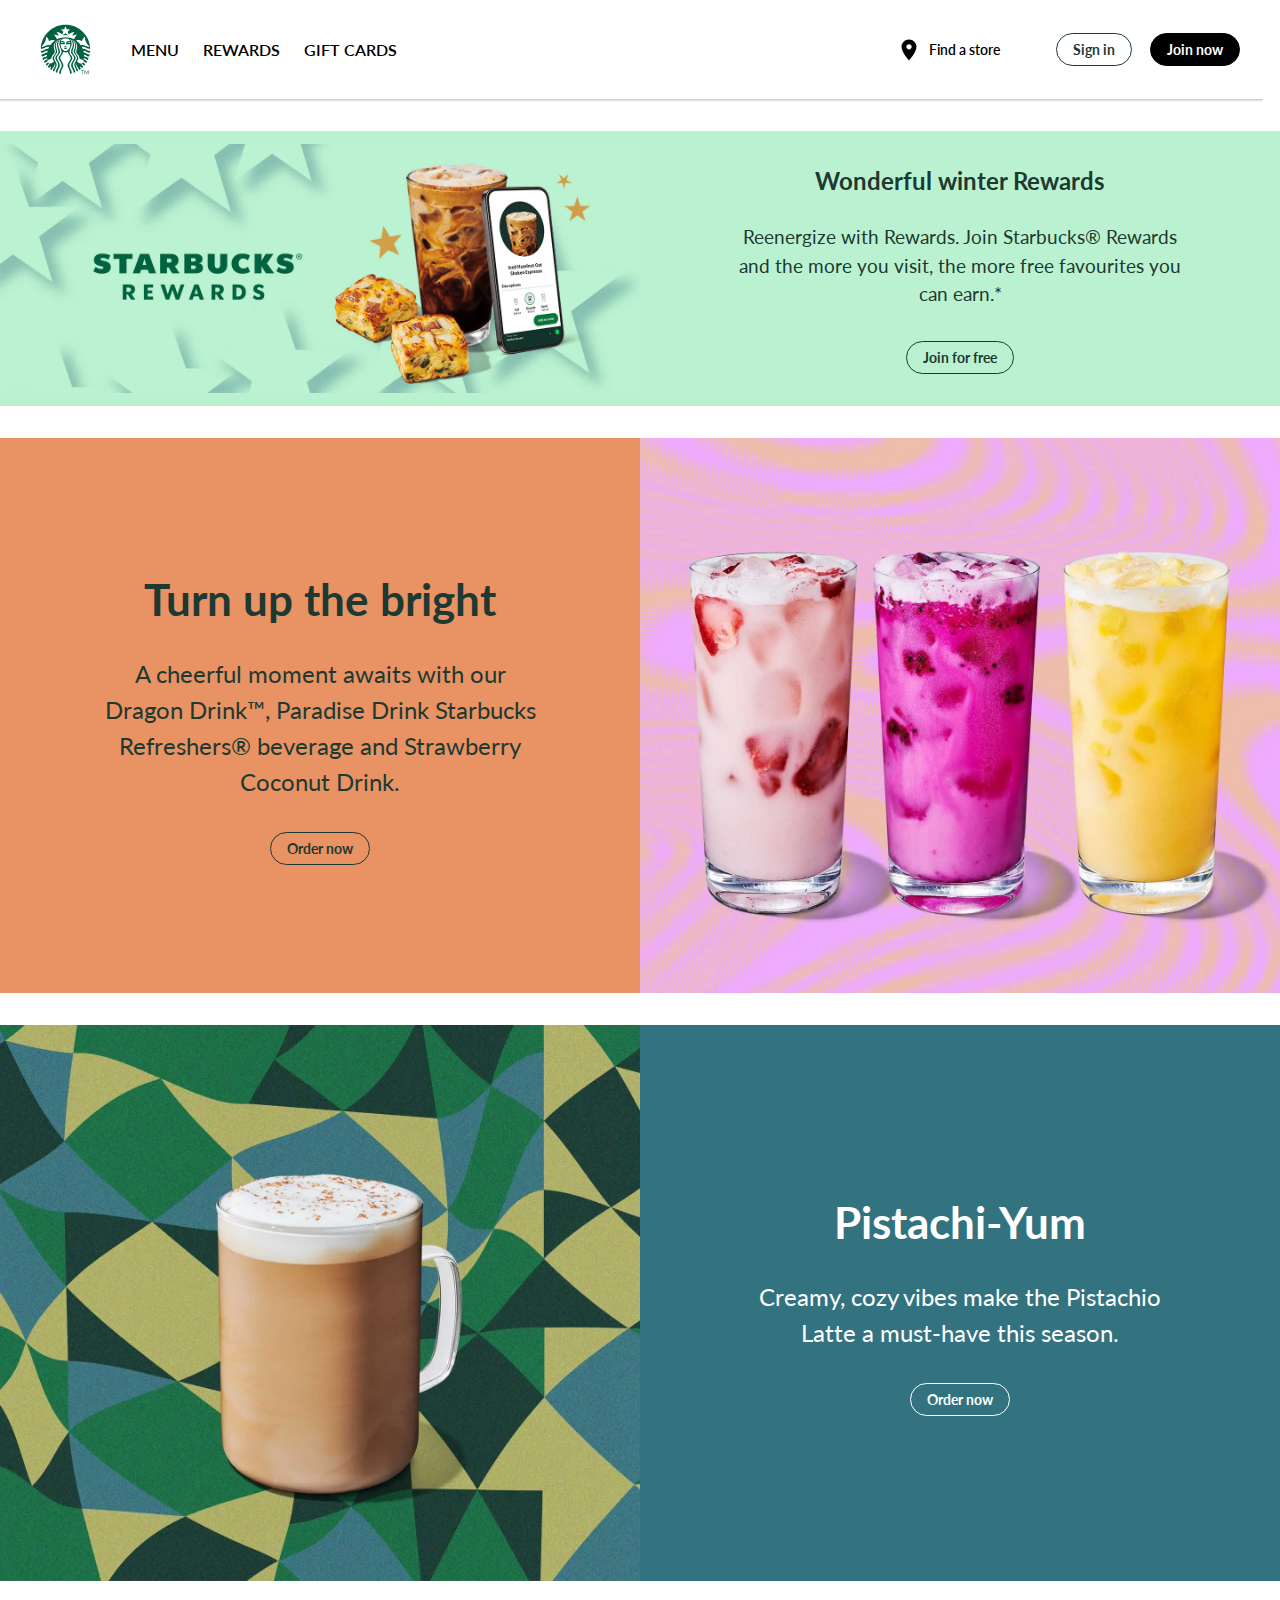
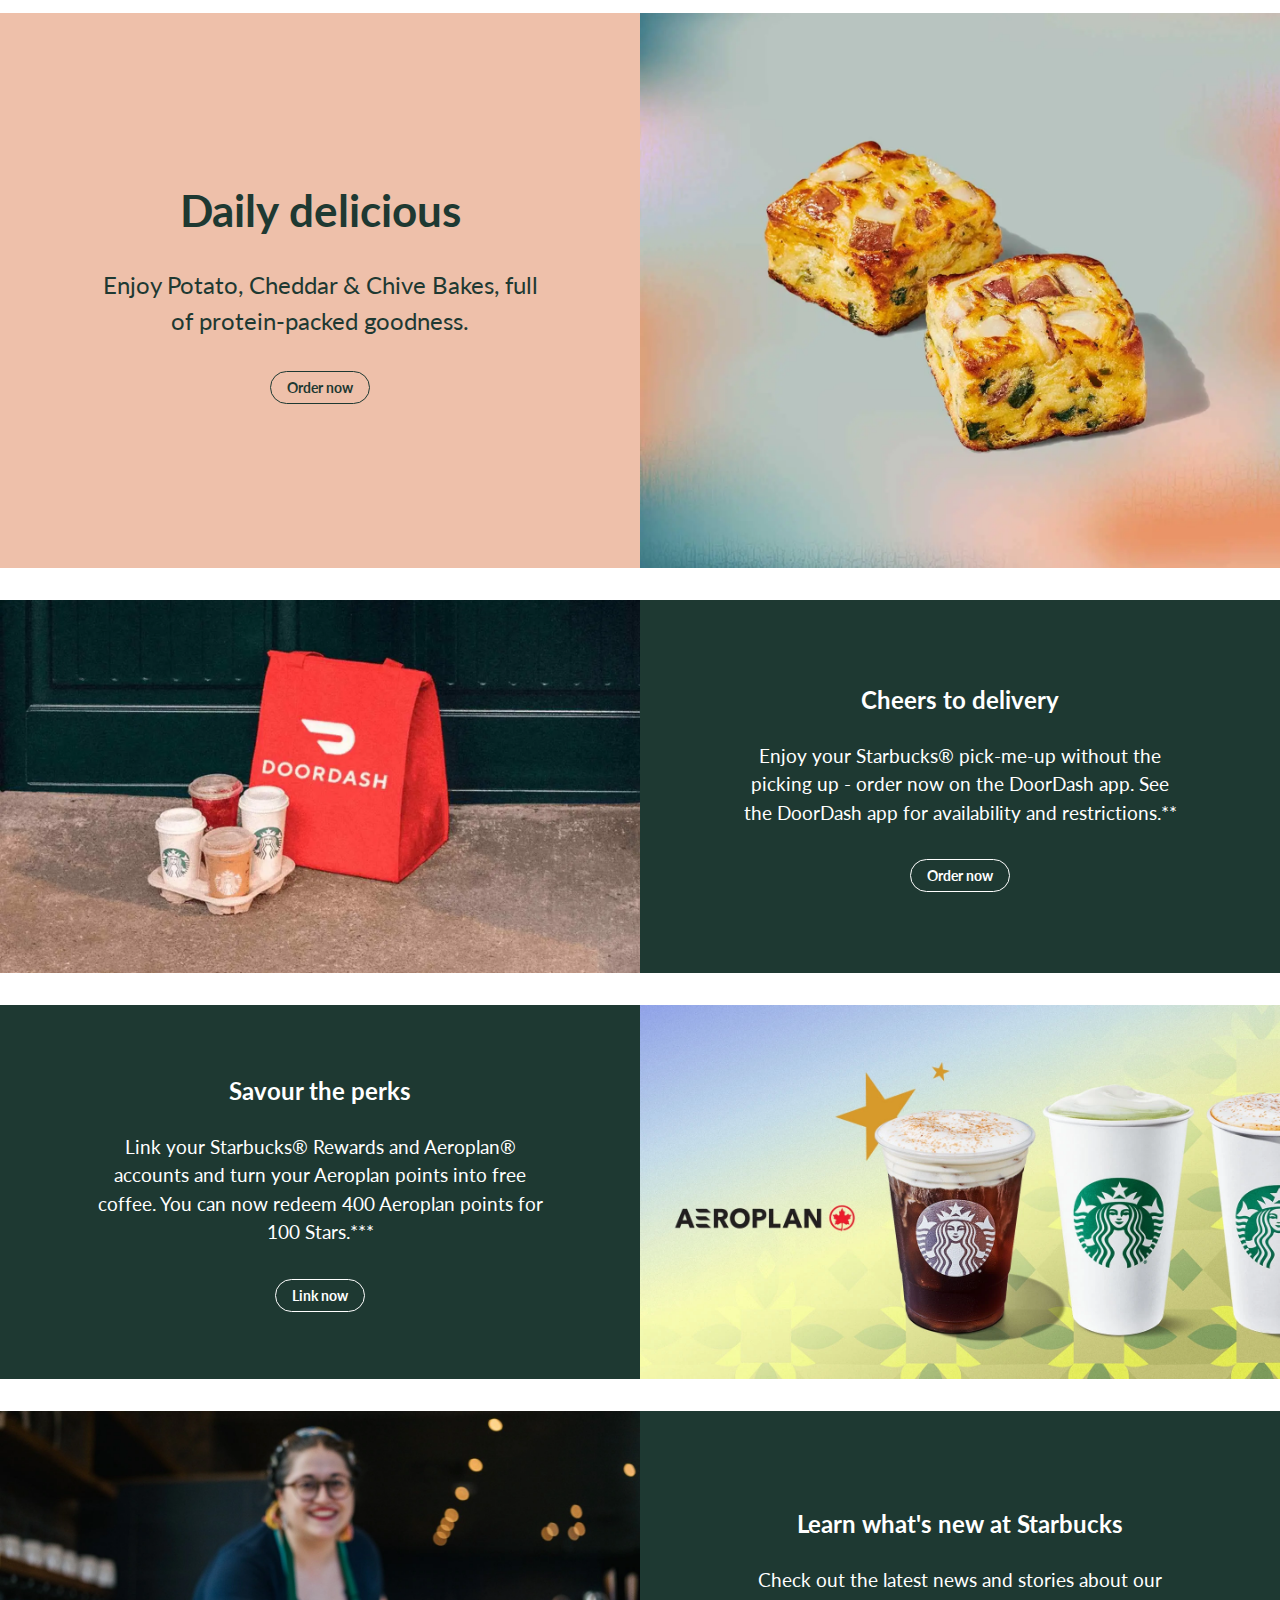
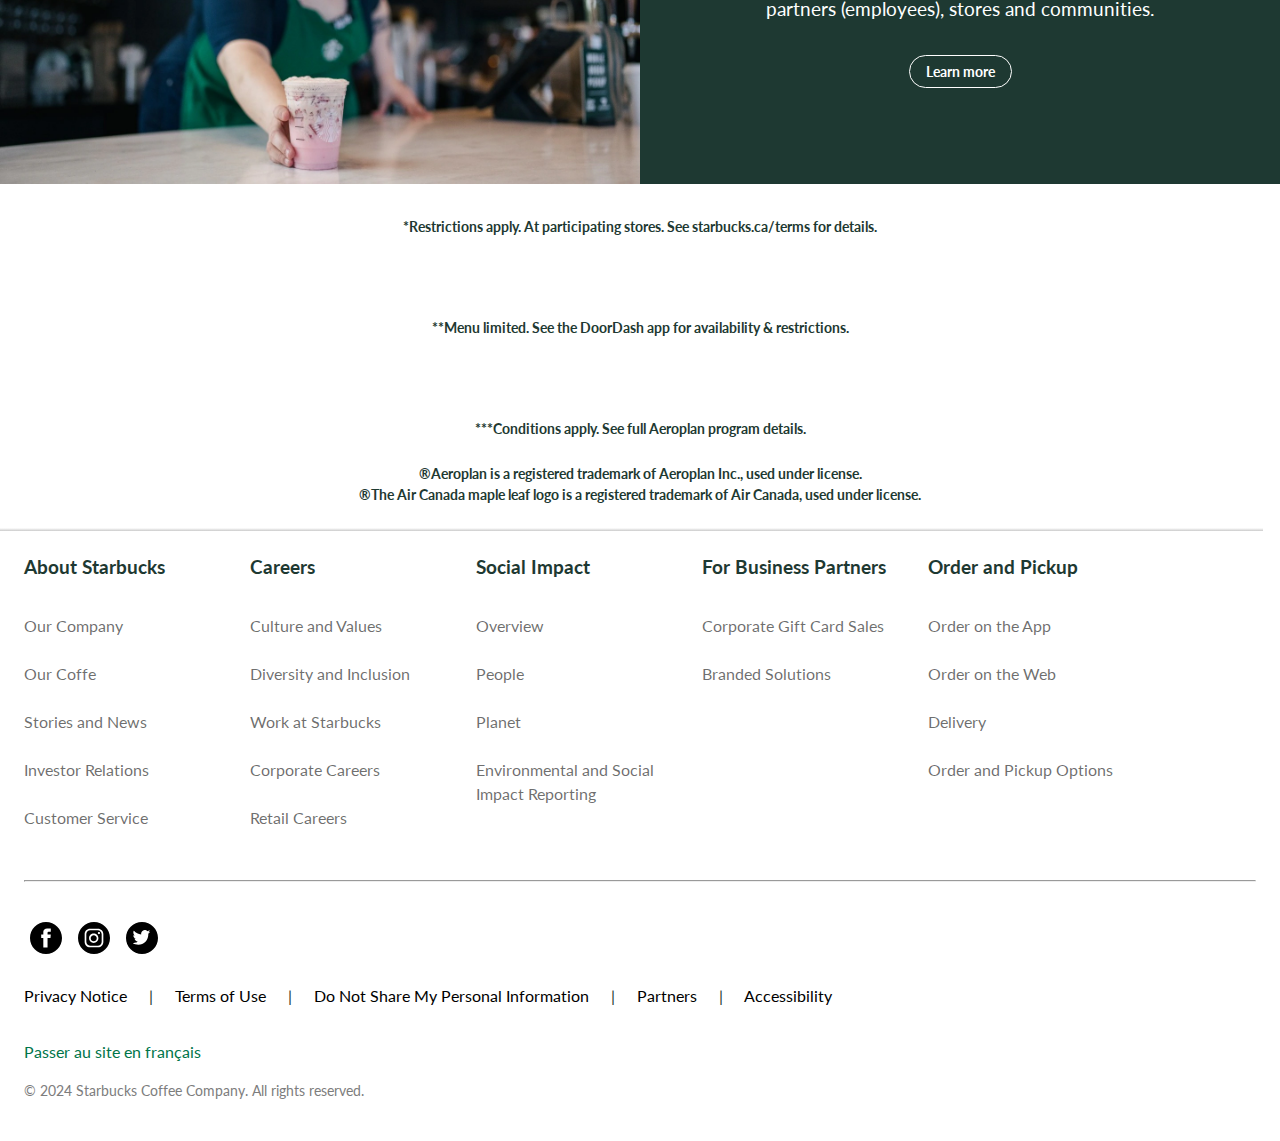
<file: index.html>
<!DOCTYPE html>
<html lang="en">
<head>
  <meta charset="UTF-8">
  <meta name="viewport" content="width=device-width, initial-scale=1.0">
  <title>Starbucks Coffee Company</title>
  <link rel="stylesheet" href="https://fonts.googleapis.com/css?family=Inter">
  <link rel="stylesheet" href="stylesheets/quickstart/quickstart.css">
  <link rel="stylesheet" type="text/css" href="stylesheets/styles.css">
  <link rel="icon" type="image/x-icon" href="images/favicon/favicon.png">
</head>
<body>

  <header>
    <nav>
      <div class="container row ">
        <div class="logo">
          <a href="#">
            <svg aria-hidden="true" focusable="false" height="100%" viewBox="0 0 62 62" width="100%" xmlns="http://www.w3.org/2000/svg"><circle cx="31" cy="31" fill="#ffffff" r="30.002"></circle><path d="M34.017 13.969c-.263-.047-1.531-.26-3.017-.26s-2.754.212-3.017.26c-.151.027-.209-.121-.094-.207.104-.077 3.11-2.365 3.11-2.365l3.109 2.365c.117.086.06.234-.091.207zm-5.194 14.856s-.159.057-.201.197c.63.484 1.064 1.585 2.378 1.585s1.748-1.101 2.377-1.585c-.041-.141-.2-.197-.2-.197s-.823.194-2.177.194-2.177-.194-2.177-.194zm2.177-1.853c-.365 0-.445-.138-.694-.137-.237.001-.697.19-.797.363.007.088.039.167.103.237.532.08.772.376 1.389.376s.856-.296 1.389-.376c.062-.07.096-.148.103-.237-.099-.173-.56-.361-.798-.363-.25-.002-.331.137-.695.137zm29.956 5.673c-.038.717-.102 1.428-.19 2.131-3.396.562-4.61-2.464-8.089-2.312.208.738.377 1.49.507 2.258 2.869-.002 4.025 2.68 7.217 2.285-.168.82-.37 1.629-.603 2.426-2.524.248-3.413-2.26-6.334-2.191.024.416.037.836.037 1.26l-.012.701 5.672 2.164c-.297.807-.629 1.596-.991 2.369-1.705-.094-2.293-2.281-4.887-2.107-.078.561-.177 1.115-.295 1.662 2.253-.158 2.738 1.916 4.352 2.084-.411.75-.854 1.48-1.325 2.191-.956-.512-1.785-2.057-3.598-2.152.186-.574.349-1.156.487-1.748-1.608 0-3.447-.627-4.989-2.031.5-2.846-3.917-5.744-3.917-7.828 0-2.264 1.145-3.517 1.145-6.569 0-2.265-1.1-4.722-2.759-6.401-.321-.326-.65-.59-1.028-.827 1.524 1.886 2.694 4.122 2.694 6.712 0 2.874-1.337 4.391-1.337 7.044 0 2.652 3.88 4.947 3.88 7.682 0 1.076-.344 2.127-1.478 4.191 1.742 1.74 4.011 2.689 5.475 2.689.475 0 .73-.145.9-.518.146-.322.285-.648.416-.977 1.577.061 2.299 1.494 3.172 2.066-.479.643-.982 1.264-1.509 1.865-.585-.648-1.371-1.738-2.522-2.041-.206.4-.424.795-.653 1.182.991.27 1.669 1.27 2.194 1.928-.566.586-1.155 1.148-1.768 1.688-.383-.596-.979-1.352-1.647-1.76-.247.334-.504.66-.769.977.568.385 1.069 1.078 1.396 1.643-.708.568-1.44 1.107-2.198 1.611-.374-3.047-4.533-5.135-3.412-8.67-.368.623-.807 1.402-.807 2.34 0 2.559 2.726 4.59 2.943 7.133-.565.338-1.143.656-1.732.957-.098-2.795-2.984-5.854-2.984-8.148 0-2.561 3.354-5.133 3.354-8.156 0-3.025-3.87-5.119-3.87-7.775 0-2.654 1.646-4.181 1.646-7.583 0-2.492-1.184-5.014-3.013-6.625-.324-.286-.643-.513-1.026-.712 1.725 2.069 2.725 3.946 2.725 6.794 0 3.199-1.886 4.975-1.886 8.107 0 3.133 3.798 4.875 3.798 7.795s-3.535 5.381-3.535 8.381c0 2.729 3.116 5.453 3.162 8.691-.681.297-1.375.568-2.081.814.396-3.271-3.111-6.645-3.111-9.314 0-2.918 3.667-5.426 3.667-8.572 0-3.148-3.728-4.611-3.728-7.842 0-3.229 2.287-5.017 2.287-8.585 0-2.781-1.373-5.282-3.379-6.832l-.127-.096c-.189-.14-.345.029-.211.195 1.42 1.773 2.179 3.566 2.179 6.221 0 3.264-2.627 5.916-2.627 9.078 0 3.732 3.528 4.799 3.528 7.861 0 3.061-3.783 5.51-3.783 8.76 0 3.014 3.58 6.359 2.966 9.838-.718.186-1.446.348-2.185.48.672-4.332-2.84-7.443-2.84-10.277 0-3.068 3.918-5.803 3.918-8.801 0-2.828-2.812-3.752-3.182-6.645-.051-.395-.368-.688-.805-.615-.571.104-1.303.48-2.453.48s-1.882-.377-2.454-.48c-.436-.072-.753.221-.804.615-.369 2.893-3.183 3.816-3.183 6.645 0 2.998 3.919 5.732 3.919 8.801 0 2.834-3.512 5.945-2.841 10.277-.738-.133-1.467-.295-2.185-.48-.614-3.479 2.967-6.824 2.967-9.838 0-3.25-3.784-5.699-3.784-8.76 0-3.062 3.529-4.129 3.529-7.861 0-3.162-2.628-5.813-2.628-9.078 0-2.654.759-4.447 2.18-6.221.133-.166-.022-.335-.212-.195l-.126.096c-2.004 1.546-3.376 4.047-3.376 6.828 0 3.568 2.287 5.356 2.287 8.585 0 3.23-3.728 4.693-3.728 7.842 0 3.146 3.667 5.654 3.667 8.572 0 2.67-3.507 6.043-3.11 9.314-.707-.246-1.401-.518-2.082-.814.047-3.238 3.161-5.963 3.161-8.691 0-3-3.533-5.461-3.533-8.381s3.796-4.662 3.796-7.795c0-3.132-1.885-4.908-1.885-8.107 0-2.848.999-4.725 2.724-6.794-.384.199-.702.426-1.025.712-1.829 1.611-3.012 4.133-3.012 6.625 0 3.402 1.646 4.929 1.646 7.583 0 2.656-3.87 4.75-3.87 7.775 0 3.023 3.354 5.596 3.354 8.156 0 2.295-2.888 5.354-2.985 8.148-.589-.301-1.167-.619-1.732-.957.218-2.543 2.943-4.574 2.943-7.133 0-.938-.438-1.717-.807-2.34 1.121 3.535-3.038 5.623-3.412 8.67-.758-.504-1.491-1.043-2.198-1.611.326-.564.827-1.258 1.396-1.643-.266-.316-.522-.643-.769-.977-.669.408-1.266 1.164-1.648 1.76-.611-.539-1.201-1.102-1.767-1.688.525-.658 1.203-1.658 2.194-1.928-.229-.387-.447-.781-.653-1.182-1.151.303-1.938 1.393-2.522 2.041-.527-.602-1.031-1.223-1.509-1.865.873-.572 1.595-2.006 3.171-2.066.132.328.271.654.417.977.17.373.426.518.9.518 1.464 0 3.732-.949 5.475-2.689-1.134-2.064-1.478-3.115-1.478-4.191 0-2.734 3.88-5.029 3.88-7.682 0-2.653-1.337-4.17-1.337-7.044 0-2.59 1.17-4.826 2.694-6.712-.378.237-.707.501-1.028.827-1.659 1.68-2.759 4.136-2.759 6.401 0 3.052 1.146 4.305 1.146 6.569 0 2.084-4.418 4.982-3.918 7.828-1.542 1.404-3.381 2.031-4.99 2.031.14.592.303 1.174.487 1.748-1.812.096-2.641 1.641-3.598 2.152-.472-.711-.914-1.441-1.325-2.191 1.613-.168 2.099-2.242 4.353-2.084-.118-.547-.218-1.102-.296-1.662-2.594-.174-3.182 2.014-4.887 2.107-.362-.773-.694-1.562-.991-2.369l5.673-2.164-.012-.701c0-.424.013-.844.036-1.26-2.921-.068-3.81 2.439-6.334 2.191-.232-.797-.435-1.605-.602-2.426 3.19.395 4.347-2.287 7.217-2.285.13-.768.299-1.52.506-2.258-3.479-.151-4.693 2.875-8.088 2.312-.089-.703-.152-1.414-.19-2.131 3.947.441 5.427-2.804 9.021-2.407.339-.859.733-1.69 1.177-2.49-4.506-.792-6.036 2.976-10.23 2.397.453-16.171 13.706-29.143 29.989-29.143s29.536 12.972 29.989 29.147c-4.195.579-5.725-3.188-10.23-2.397.443.8.837 1.631 1.177 2.49 3.592-.398 5.072 2.848 9.02 2.407zm-42.852-12.583c-2.209-.903-4.883-.695-7.167.772-.354-2.125-1.507-4.013-3.149-5.152-.227-.157-.463-.008-.442.255.347 4.49-2.278 8.389-5.506 11.816 3.327 1 6.159-3.284 10.474-1.789 1.548-2.305 3.514-4.308 5.79-5.902zm12.896-2.716c-2.785 0-5.118 1.575-5.729 3.61-.047.156.017.257.197.176.501-.225 1.071-.333 1.69-.333 1.136 0 2.137.417 2.729 1.143.262.864.284 2.115-.012 2.829-.468-.105-.636-.467-1.093-.467s-.811.321-1.586.321c-.774 0-.865-.366-1.374-.366-.599 0-.709.617-.709 1.313 0 3.103 2.852 7.373 5.886 7.373 3.033 0 5.885-4.27 5.885-7.373 0-.696-.143-1.292-.769-1.373-.312.225-.599.426-1.313.426-.775 0-.989-.321-1.445-.321-.551 0-.496 1.162-1.15 1.227-.436-1.048-.457-2.392-.095-3.589.593-.726 1.593-1.143 2.729-1.143.619 0 1.193.109 1.689.333.181.081.244-.021.197-.176-.61-2.035-2.942-3.61-5.727-3.61zm4.434 4.452c-.668 0-1.451.205-1.943.753-.051.149-.051.371.021.519 1.211-.415 2.279-.431 2.795.146.275-.25.363-.475.363-.736 0-.403-.41-.682-1.236-.682zm-9.741 1.418c.584-.585 1.815-.56 3.094-.088.056-.636-1.083-1.331-2.221-1.331-.827 0-1.236.279-1.236.683 0 .261.088.487.363.736zm19.194-10.504c-2.199.157-4.109.912-5.654 2.17.656-1.86 1.489-3.487 2.545-5.064-2.8.297-5.141 1.321-6.849 3.071l-1.337-3.505 2.968-2.621-3.974-.281-1.586-3.696-1.587 3.696-3.974.281 2.968 2.621-1.336 3.505c-1.709-1.75-4.05-2.774-6.848-3.071 1.054 1.578 1.887 3.205 2.543 5.064-1.544-1.259-3.454-2.014-5.653-2.17 1.319 1.696 2.488 3.504 3.354 5.448.098.219.308.291.535.178 3.012-1.497 6.406-2.339 9.997-2.339s6.984.843 9.998 2.339c.227.113.437.041.534-.178.867-1.944 2.036-3.752 3.356-5.448zm4.801 13.254c4.313-1.495 7.146 2.788 10.473 1.789-3.228-3.427-5.852-7.326-5.505-11.816.021-.263-.216-.413-.442-.255-1.643 1.139-2.796 3.027-3.149 5.152-2.285-1.467-4.958-1.676-7.167-.772 2.273 1.592 4.24 3.595 5.79 5.902z" fill="#006241"></path><g fill="#006241"><path d="M53.595 57.01h-1.526v4.105h-.547v-4.105h-1.522v-.51h3.595v.51zM54.236 56.5h.811l1.57 3.618h.011l1.574-3.618h.798v4.615h-.551v-3.869h-.012l-1.653 3.869h-.333l-1.659-3.869h-.011v3.869h-.545v-4.615z"></path></g></svg>
          </a>
        </div>
  
        <div class="nav-item">
          <div><a href="#">MENU</a></div>
          <div class="padding-left--lv4"><a href="#">REWARDS</a></div>
          <div class="padding-left--lv4"><a href="#">GIFT CARDS</a></div>
        </div>
  
        <div class="nav-item calc-padding">
          <div id="find-store">
            <a id="find-store" href="#" class="flex align-center">
              <svg aria-hidden="true" focusable="false" preserveAspectRatio="xMidYMid meet" style="width:32px;height:32px;overflow:visible;fill:currentColor" viewBox="0 0 24 24"><path d="M12,11.475 C10.5214286,11.475 9.32142857,10.299 9.32142857,8.85 C9.32142857,7.401 10.5214286,6.225 12,6.225 C13.4785714,6.225 14.6785714,7.401 14.6785714,8.85 C14.6785714,10.299 13.4785714,11.475 12,11.475 M12,1.5 C7.85357143,1.5 4.5,4.7865 4.5,8.85 C4.5,14.3625 12,22.5 12,22.5 C12,22.5 19.5,14.3625 19.5,8.85 C19.5,4.7865 16.1464286,1.5 12,1.5"></path></svg>
              Find a store
            </a>
          </div>
  
          <div class="padding-right--lv3"><button>Sign in</button></div>
          <div><button class="dark-theme">Join now</button></div>
        </div>
  
        <div class="hambergur">
          <button>
            <a href="#">
              <svg aria-hidden="true" focusable="false" preserveAspectRatio="xMidYMid meet" style="overflow:visible;fill:currentColor" viewBox="0 0 24 24">
                <path d="M4 18L20 18" stroke="#000000" stroke-width="2" stroke-linecap="round"/>
                <path d="M4 12L20 12" stroke="#000000" stroke-width="2" stroke-linecap="round"/>
                <path d="M4 6L20 6" stroke="#000000" stroke-width="2" stroke-linecap="round"/>
              </svg>
            </a>
          </button>
        </div>
      </div>
    </nav>
  </header>
  
  <main class="container">
    <section class="row light-green-theme">
      <div class="col-sm-6 container">
        <img src="images/1.webp" alt="">
      </div>
      <div class="col-sm-6 container">
        <div>
          <h2>Wonderful winter Rewards</h2>
          <p>
            Reenergize with Rewards. Join Starbucks® Rewards and the more you visit, 
            the more free favourites you can earn.*
          </p>
          <button type="button">Join for free</button>
        </div>
      </div>
    </section>

    <section class="row orange-theme">
      <div class="col-sm-6 container">
        <img src="images/2.webp" alt="">
      </div>
      <div class="col-sm-6 container">
        <div>
          <h1>Turn up the bright</h1>
          <p class="bigger">
            A cheerful moment awaits with our Dragon Drink™, Paradise Drink Starbucks 
            Refreshers® beverage and Strawberry Coconut Drink.
          </p>
          <button type="button">Order now</button>
        </div>
      </div>
    </section>

    <section class="row teel-theme">
      <div class="col-sm-6 container">
        <img src="images/3.webp" alt="">
      </div>
      <div class="col-sm-6 container">
        <div>
          <h1>Pistachi-Yum</h1>
          <p class="bigger">
            Creamy, cozy vibes make the Pistachio Latte a must-have this season.
          </p>
          <button type="button">Order now</button>
        </div>
      </div>
    </section>

    <section class="row light-orange-theme">
      <div class="col-sm-6 container">
        <img src="images/4.webp" alt="">
      </div>
      <div class="col-sm-6 container">
        <div>
          <h1>Daily delicious</h1>
          <p class="bigger">
            Enjoy Potato, Cheddar & Chive Bakes, full of protein-packed goodness.
          </p>
          <button type="button">Order now</button>
        </div>
      </div>
    </section>

    <section class="row dark-teel-theme">
      <div class="col-sm-6 container">
        <img src="images/5.webp" alt="">
      </div>
      <div class="col-sm-6 container">
        <div>
          <h2>Cheers to delivery</h2>
          <p>
            Enjoy your Starbucks® pick-me-up without the picking up - order now on 
            the DoorDash app. See the DoorDash app for availability and restrictions.**
          </p>
          <button class="inverted-theme" type="button">Order now</button>
        </div>
      </div>
    </section>

    <section class="row dark-teel-theme">
      <div class="col-sm-6 container">
        <img src="images/6.webp" alt="">
      </div>
      <div class="col-sm-6 container">
        <div>
          <h2>Savour the perks</h2>
          <p>
            Link your Starbucks® Rewards and Aeroplan® accounts and turn your Aeroplan 
            points into free coffee. You can now redeem 400 Aeroplan points for 100 
            Stars.***
          </p>
          <button class="inverted-theme" type="button">Link now</button>
        </div>
      </div>
    </section>

    <section class="row dark-teel-theme">
      <div class="col-sm-6 container">
        <img src="images/7.webp" alt="">
      </div>
      <div class="col-sm-6 container">
        <div>
          <h2>Learn what's new at Starbucks</h2>
          <p>
            Check out the latest news and stories about our partners (employees), 
            stores and communities.
          </p>
          <button class="inverted-theme" type="button">Learn more</button>
        </div>
      </div>
    </section>

    <div class="license">
      <p>
        *Restrictions apply. At participating stores. See starbucks.ca/terms for details.
      </p>
      <p>
        **Menu limited. See the DoorDash app for availability & restrictions.
      </p>
      <p>
        ***Conditions apply. See full Aeroplan program details. 
      </p>
      <p>
        ®Aeroplan is a registered trademark of Aeroplan Inc., used under license. 
      </p>
      <p>
        ®The Air Canada maple leaf logo is a registered trademark of Air Canada, 
        used under license.
      </p>
    </div>
  </main>
  
  <footer>
    <nav class="container">

      <div class="nav-item-md">
        <div class="row justify-space-between">
          <h3>About Starbucks</h3>
          <svg aria-hidden="true" class="valign-middle sb-caret-expander__icon ml2" focusable="false" preserveAspectRatio="xMidYMid meet" style="width:32px;height:32px;overflow:visible;fill:currentColor" viewBox="0 0 24 24"><path d="M11.96 15.5c-.206 0-.402-.084-.546-.232l-5.188-5.33c-.3-.31-.3-.81 0-1.12.3-.31.79-.31 1.093 0l4.64 4.767 4.723-4.853c.3-.31.79-.31 1.09 0 .303.31.303.812.002 1.122l-5.27 5.414c-.145.148-.34.232-.546.232"></path></svg>
        </div>
      </div>

      <div class="nav-item-md">
        <div class="row justify-space-between">
          <h3>Careers</h3>
          <svg aria-hidden="true" class="valign-middle sb-caret-expander__icon ml2" focusable="false" preserveAspectRatio="xMidYMid meet" style="width:32px;height:32px;overflow:visible;fill:currentColor" viewBox="0 0 24 24"><path d="M11.96 15.5c-.206 0-.402-.084-.546-.232l-5.188-5.33c-.3-.31-.3-.81 0-1.12.3-.31.79-.31 1.093 0l4.64 4.767 4.723-4.853c.3-.31.79-.31 1.09 0 .303.31.303.812.002 1.122l-5.27 5.414c-.145.148-.34.232-.546.232"></path></svg>
        </div>
      </div>

      <div class="nav-item-md">
        <div class="row justify-space-between">
          <h3>Social Impact</h3>
          <svg aria-hidden="true" class="valign-middle sb-caret-expander__icon ml2" focusable="false" preserveAspectRatio="xMidYMid meet" style="width:32px;height:32px;overflow:visible;fill:currentColor" viewBox="0 0 24 24"><path d="M11.96 15.5c-.206 0-.402-.084-.546-.232l-5.188-5.33c-.3-.31-.3-.81 0-1.12.3-.31.79-.31 1.093 0l4.64 4.767 4.723-4.853c.3-.31.79-.31 1.09 0 .303.31.303.812.002 1.122l-5.27 5.414c-.145.148-.34.232-.546.232"></path></svg>
        </div>
      </div>

      <div class="nav-item-md">
        <div class="row justify-space-between">
          <h3>For Business Partners</h3>
          <svg aria-hidden="true" class="valign-middle sb-caret-expander__icon ml2" focusable="false" preserveAspectRatio="xMidYMid meet" style="width:32px;height:32px;overflow:visible;fill:currentColor" viewBox="0 0 24 24"><path d="M11.96 15.5c-.206 0-.402-.084-.546-.232l-5.188-5.33c-.3-.31-.3-.81 0-1.12.3-.31.79-.31 1.093 0l4.64 4.767 4.723-4.853c.3-.31.79-.31 1.09 0 .303.31.303.812.002 1.122l-5.27 5.414c-.145.148-.34.232-.546.232"></path></svg>
        </div>
      </div>

      <div class="nav-item-md">
        <div class="row justify-space-between">
          <h3>Order and Pickup</h3>
          <svg aria-hidden="true" class="valign-middle sb-caret-expander__icon ml2" focusable="false" preserveAspectRatio="xMidYMid meet" style="width:32px;height:32px;overflow:visible;fill:currentColor" viewBox="0 0 24 24"><path d="M11.96 15.5c-.206 0-.402-.084-.546-.232l-5.188-5.33c-.3-.31-.3-.81 0-1.12.3-.31.79-.31 1.093 0l4.64 4.767 4.723-4.853c.3-.31.79-.31 1.09 0 .303.31.303.812.002 1.122l-5.27 5.414c-.145.148-.34.232-.546.232"></path></svg>
        </div>
      </div>

      <div class="row">
        <div class="nav-item">
          <h3>About Starbucks</h3>
          <div>
            <div><a href="#">Our Company</a></div>
            <div><a href="#">Our Coffe</a></div>
            <div><a href="#">Stories and News</a></div>
            <div><a href="#">Investor Relations</a></div>
            <div><a href="#">Customer Service</a></div>
          </div>
        </div>

        <div class="nav-item margin-left--lv6">
          <h3>Careers</h3>
          <div>
            <div><a href="#">Culture and Values</a></div>
            <div><a href="#">Diversity and Inclusion</a></div>
            <div><a href="#">Work at Starbucks</a></div>
            <div><a href="#">Corporate Careers</a></div>
            <div><a href="#">Retail Careers</a></div>
          </div>
        </div>

        <div class="nav-item margin-left--lv6">
          <h3>Social Impact</h3>
          <div>
            <div><a href="#">Overview</a></div>
            <div><a href="#">People</a></div>
            <div><a href="#">Planet</a></div>
            <div><a href="#">Environmental and Social Impact Reporting</a></div>
          </div>
        </div>

        <div class="nav-item margin-left--lv6">
          <h3>For Business Partners</h3>
          <div>
            <div><a href="#">Corporate Gift Card Sales</a></div>
            <div><a href="#">Branded Solutions</a></div>
          </div>
        </div>

        <div class="nav-item margin-left--lv6">
          <h3>Order and Pickup</h3>
          <div>
            <div><a href="#">Order on the App</a></div>
            <div><a href="#">Order on the Web</a></div>
            <div><a href="#">Delivery</a></div>
            <div><a href="#">Order and Pickup Options</a></div>
          </div>
        </div>
      </div>
    
      <hr>

      <div id="media" class="container row">
          <button>
            <a href="#">
              <svg aria-hidden="true" focusable="false" preserveAspectRatio="xMidYMid meet" style="width:32px;height:32px;overflow:visible;fill:currentColor" viewBox="0 0 24 24"><path d="M11.9997802,0 C18.6169827,0 24,5.38345699 24,12.0002198 C24,18.6169827 18.6169827,24 11.9997802,24 C5.38301731,24 0,18.6169827 0,12.0002198 C0,5.38345699 5.38301731,0 11.9997802,0 Z M15.4043684,4.8 L12.7777895,4.8 C11.2364211,4.8 9.98636842,5.96104896 9.98636842,7.39365487 L9.98636842,9.44903723 L8.59515789,9.44903723 C8.48763158,9.44903723 8.4,9.53002017 8.4,9.6303686 L8.4,11.7623327 C8.4,11.862241 8.48763158,11.9432239 8.59515789,11.9432239 L9.98636842,11.9432239 L9.98636842,19.0186686 C9.98636842,19.1190171 10.074,19.2 10.1815263,19.2 L12.9639474,19.2 C13.0719474,19.2 13.1591053,19.1190171 13.1591053,19.0186686 L13.1591053,11.9432239 L15.1765263,11.9432239 C15.2778947,11.9432239 15.3626842,11.8714836 15.3707368,11.7772969 L15.5649474,9.64533284 C15.5748947,9.53970292 15.4844211,9.44903723 15.3702632,9.44903723 L13.1591053,9.44903723 L13.1591053,7.93632863 C13.1591053,7.58202824 13.4688947,7.29462681 13.8502105,7.29462681 L15.4043684,7.29462681 C15.5123684,7.29462681 15.6,7.21320374 15.6,7.11329543 L15.6,4.98133138 C15.6,4.88142307 15.5123684,4.8 15.4043684,4.8 Z"></path><circle class="sb-icon-hover" cx="50%" cy="50%" fill="transparent" r="75%"></circle></svg>
            </a>
          </button>
        
          <button>
            <a href="#">
              <svg aria-hidden="true" focusable="false" preserveAspectRatio="xMidYMid meet" style="width:32px;height:32px;overflow:visible;fill:currentColor" viewBox="0 0 24 24"><path d="M11.9997802,0 C18.6169827,0 24,5.38345699 24,12.0002198 C24,18.6169827 18.6169827,24 11.9997802,24 C5.38301731,24 0,18.6169827 0,12.0002198 C0,5.38345699 5.38301731,0 11.9997802,0 Z M15,5 L9,5 C6.790861,5 5,6.790861 5,9 L5,9 L5,15 C5,17.209139 6.790861,19 9,19 L9,19 L15,19 C17.209139,19 19,17.209139 19,15 L19,15 L19,9 C19,6.790861 17.209139,5 15,5 L15,5 Z M14.7647059,6.23529412 C16.4215601,6.23529412 17.7647059,7.57843987 17.7647059,9.23529412 L17.7647059,9.23529412 L17.7647059,14.7647059 L17.7596132,14.9409787 C17.6683668,16.5157859 16.3623868,17.7647059 14.7647059,17.7647059 L14.7647059,17.7647059 L9.23529412,17.7647059 L9.05902133,17.7596132 C7.48421408,17.6683668 6.23529412,16.3623868 6.23529412,14.7647059 L6.23529412,14.7647059 L6.23529412,9.23529412 L6.24038681,9.05902133 C6.33163324,7.48421408 7.63761323,6.23529412 9.23529412,6.23529412 L9.23529412,6.23529412 Z M11.7941176,8.70588235 C9.86112102,8.70588235 8.29411765,10.2728857 8.29411765,12.2058824 C8.29411765,14.138879 9.86112102,15.7058824 11.7941176,15.7058824 C13.7271143,15.7058824 15.2941176,14.138879 15.2941176,12.2058824 C15.2941176,10.2728857 13.7271143,8.70588235 11.7941176,8.70588235 Z M11.7941176,9.94117647 C13.0448802,9.94117647 14.0588235,10.9551198 14.0588235,12.2058824 C14.0588235,13.4566449 13.0448802,14.4705882 11.7941176,14.4705882 C10.5433551,14.4705882 9.52941176,13.4566449 9.52941176,12.2058824 C9.52941176,10.9551198 10.5433551,9.94117647 11.7941176,9.94117647 Z M15.7058824,7.47058824 C15.2510596,7.47058824 14.8823529,7.83929491 14.8823529,8.29411765 C14.8823529,8.74894038 15.2510596,9.11764706 15.7058824,9.11764706 C16.1607051,9.11764706 16.5294118,8.74894038 16.5294118,8.29411765 C16.5294118,7.83929491 16.1607051,7.47058824 15.7058824,7.47058824 Z"></path><circle class="sb-icon-hover" cx="50%" cy="50%" fill="transparent" r="75%"></circle></svg>
            </a>
          </button>

          <button>
            <a href="#">
              <svg aria-hidden="true" focusable="false" preserveAspectRatio="xMidYMid meet" style="width:32px;height:32px;overflow:visible;fill:currentColor" viewBox="0 0 24 24"><path d="M11.9997256,5.63636363e-05 C18.6169281,5.63636363e-05 23.9999455,5.38351336 23.9999455,12.0002762 C23.9999455,18.6170391 18.6169281,24.0000564 11.9997256,24.0000564 C5.38296277,24.0000564 -5.4545455e-05,18.6170391 -5.4545455e-05,12.0002762 C-5.4545455e-05,5.38351336 5.38296277,5.63636363e-05 11.9997256,5.63636363e-05 Z M13.9328526,6.00566601 C13.5495281,6.03127502 13.1735596,6.14210744 12.8335533,6.32472904 C12.4927297,6.50777046 12.1882769,6.76218124 11.946758,7.0690695 C11.6958398,7.38645324 11.5111249,7.7613523 11.4167241,8.15892163 C11.3251839,8.5426369 11.3329485,8.92173415 11.3885264,9.30964762 C11.3971083,9.37388005 11.3913871,9.38269626 11.3349918,9.37388005 C9.19237982,9.04642063 7.41674584,8.25883873 5.9745796,6.57116325 C5.9120544,6.49769479 5.8781355,6.49769479 5.82705282,6.5766209 C5.19607955,7.54808386 5.50216697,9.10897377 6.2904749,9.8759845 C6.39550089,9.9780007 6.50297885,10.0804367 6.61944736,10.1736367 C6.57735523,10.1824529 6.0530426,10.124098 5.58553391,9.8759845 C5.5230087,9.83526198 5.49154177,9.85835207 5.48582051,9.93140071 C5.48009925,10.0363556 5.4890898,10.1329142 5.50298429,10.2471052 C5.62394808,11.2315825 6.28761427,12.1425914 7.19688598,12.497759 C7.3047726,12.544359 7.42410175,12.5855013 7.5401616,12.6056527 C7.33337891,12.6522527 7.12005763,12.6858382 6.52586389,12.6379788 C6.45189617,12.6232851 6.42369853,12.6614887 6.45189617,12.7341175 C6.89856313,13.983921 7.86218682,14.3558813 8.58347427,14.5678903 C8.67991837,14.5851029 8.77677113,14.5851029 8.87362389,14.6086128 C8.86749397,14.617429 8.86218137,14.617429 8.85646011,14.6262452 C8.6169845,15.0007245 7.78740177,15.2799046 7.40121671,15.4184451 C6.69831902,15.6711766 5.93289613,15.784528 5.18994963,15.7093802 C5.07102915,15.691328 5.04650946,15.6925874 5.0142252,15.7093802 C4.98153229,15.7299514 5.01013859,15.758919 5.0481441,15.7908253 C5.19894018,15.8932613 5.35218822,15.9839424 5.50870555,16.0712649 C5.98030086,16.3281946 6.47192058,16.5326468 6.98642534,16.6783243 C9.64190741,17.4319008 12.6333092,16.8781585 14.627577,14.8428722 C16.1935677,13.2446184 16.7424,11.0405645 16.7424,8.833572 C16.7424,8.74708913 16.8417047,8.69964949 16.9009607,8.65388914 C17.3083961,8.33944413 17.632056,7.96328561 17.9356914,7.54304602 C17.9906155,7.46747846 17.9987836,7.39862802 17.9998539,7.35648483 L17.9999455,7.31844244 C17.9999455,7.28317758 18.0043466,7.29367307 17.9512206,7.31844244 C17.5380639,7.5107199 17.0836323,7.62700997 16.6377827,7.70383699 C16.8494693,7.66731267 17.161278,7.27394155 17.2859197,7.11482985 C17.476356,6.87217402 17.634508,6.59551279 17.7231875,6.29660111 C17.7350387,6.27351103 17.7432119,6.24412364 17.7207355,6.22649121 C17.6921292,6.21473626 17.6737395,6.22061374 17.6512631,6.23236869 C17.1535134,6.50609118 16.6390087,6.70508575 16.0914023,6.84572538 C16.0460409,6.85706051 16.0125307,6.84572538 15.9839244,6.81633799 C15.9381543,6.76386052 15.8956535,6.71432179 15.8474315,6.67317945 C15.6173551,6.47166596 15.3705235,6.31381373 15.0918164,6.19752365 C14.7260644,6.04428943 14.3268022,5.97963719 13.9328526,6.00566601 Z"></path><circle class="sb-icon-hover" cx="50%" cy="50%" fill="transparent" r="75%"></circle></svg>
            </a>
          </button>
      </div>
      
      <div id="detail">
        <a href="#">Privacy Notice</a>
        <span class="padding-inline--lv3">|</span>
        <a href="#">Terms of Use</a>
        <span class="padding-inline--lv3">|</span>
        <a href="#">Do Not Share My Personal Information</a>
        <span class="padding-inline--lv3">|</span>
        <a href="#">Partners</a>
        <span class="padding-inline--lv3">|</span>
        <a href="#">Accessibility</a>
      </div>
      <div><a class="green-link" href="#">Passer au site en français</a></div>
      <p class="less-important">
        © 2024 Starbucks Coffee Company. All rights reserved.
      </p>
    </nav>
  </footer>
</body>
</html>
</file>
<file: stylesheets/styles.css>
@import url(root.css);

@import url(components/header.css);
@import url(components/section.css);
@import url(components/footer.css);
@import url(components/button.css);
@import url(components/license.css);




/* Light Green Theme */

section.light-green-theme div {
    background-color: var(--color-light-green);
}

/* Orange Theme */

section.orange-theme div {
    background-color: var(--color-orange);
}

/* Light Orange Theme */

section.light-orange-theme div {
    background-color: var(--color-light-orange);
}

/* Teel Theme */

section.teel-theme div {
    background-color: var(--color-teel);
    color: #fff;
}

section.teel-theme button {
    border: 1px solid #fff;
    color: #fff;
}

/* Dark Teel Theme */

section.dark-teel-theme div {
    background-color: var(--color-dark-teel);
    color: #fff;
}

section.dark-teel-theme button {
    border: 1px solid #fff;
    color: #fff;
}

/* Green links */

a.green-link {
    color: var(--color-link-hover);

}

a.green-link:hover {
    color: var(--color-link-hover);
}
</file>
<file: stylesheets/quickstart/quickstart.css>
@import url('https://fonts.googleapis.com/css2?family=Lato:ital,wght@0,100;0,300;0,400;0,700;0,900;1,100;1,300;1,400;1,700;1,900&family=Poppins:wght@500;600&display=swap');


@import url(reset.css);
@import url(layout.css);
</file>
